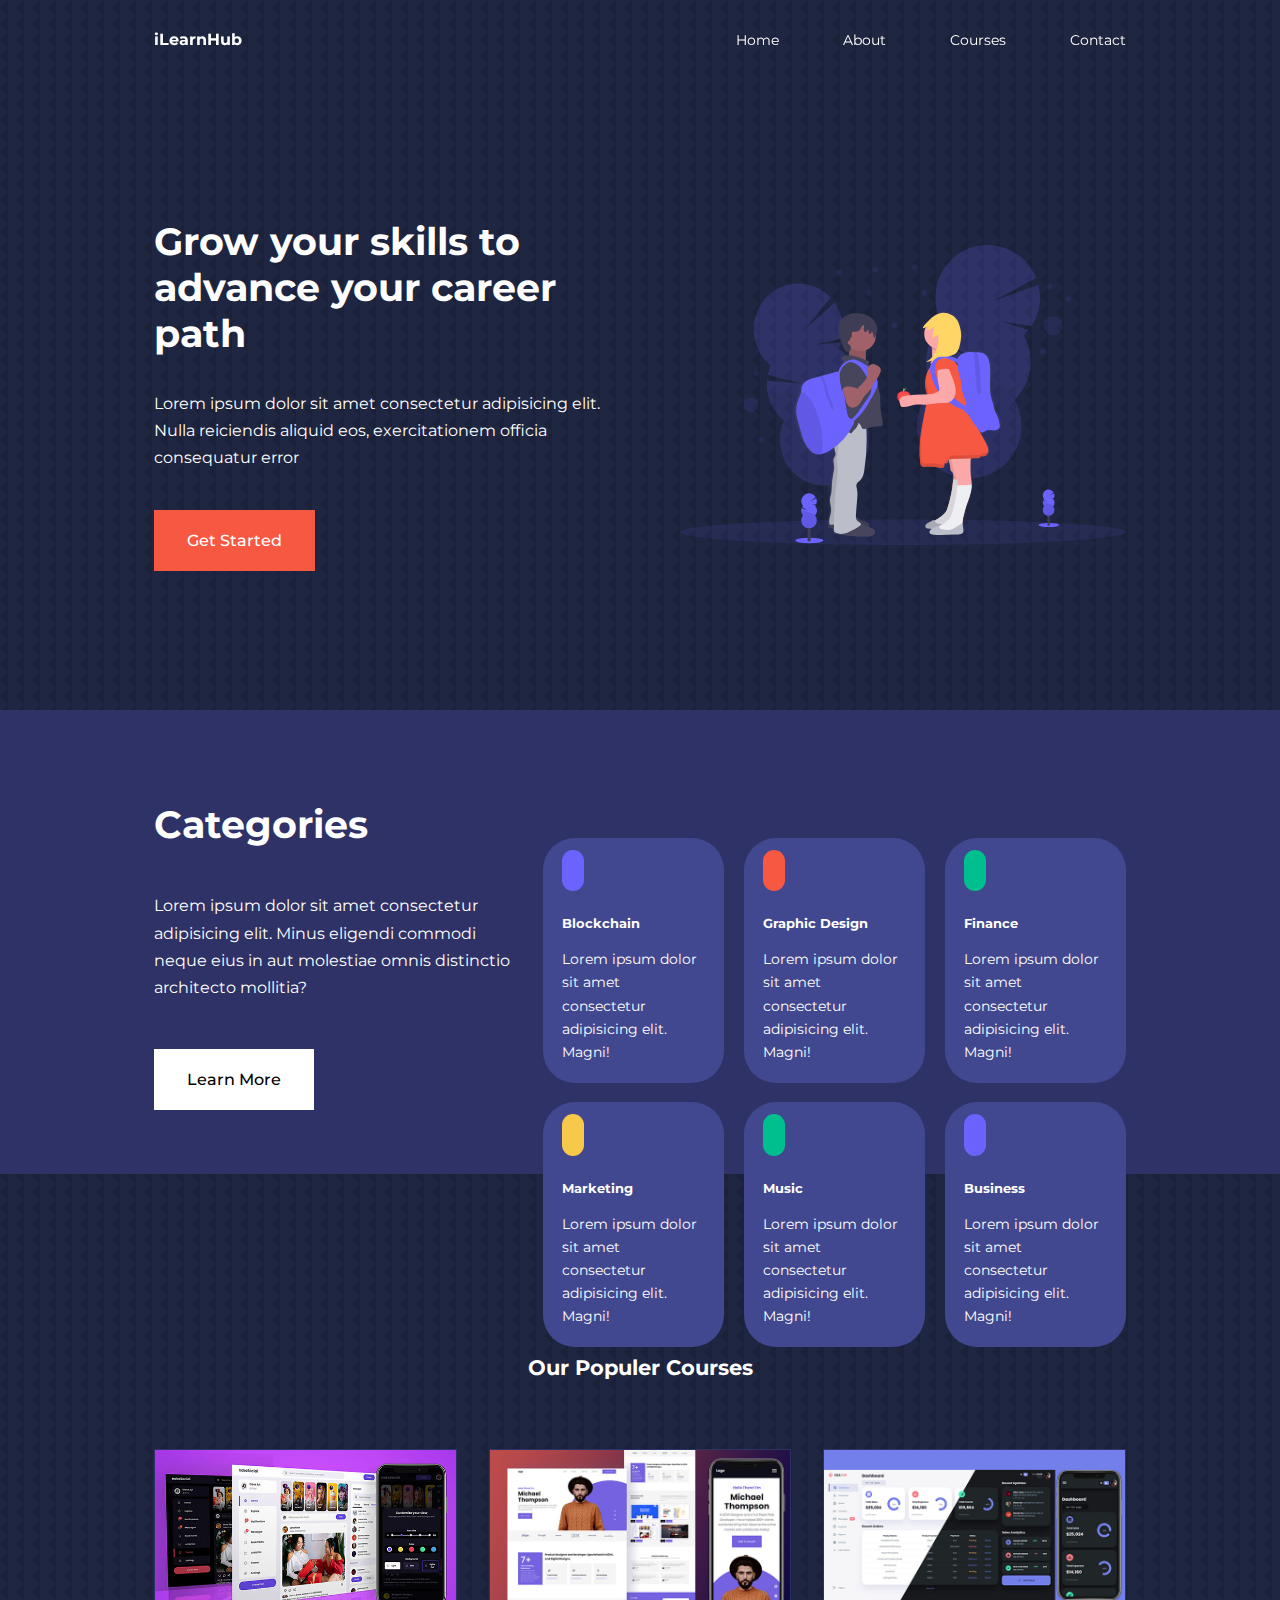
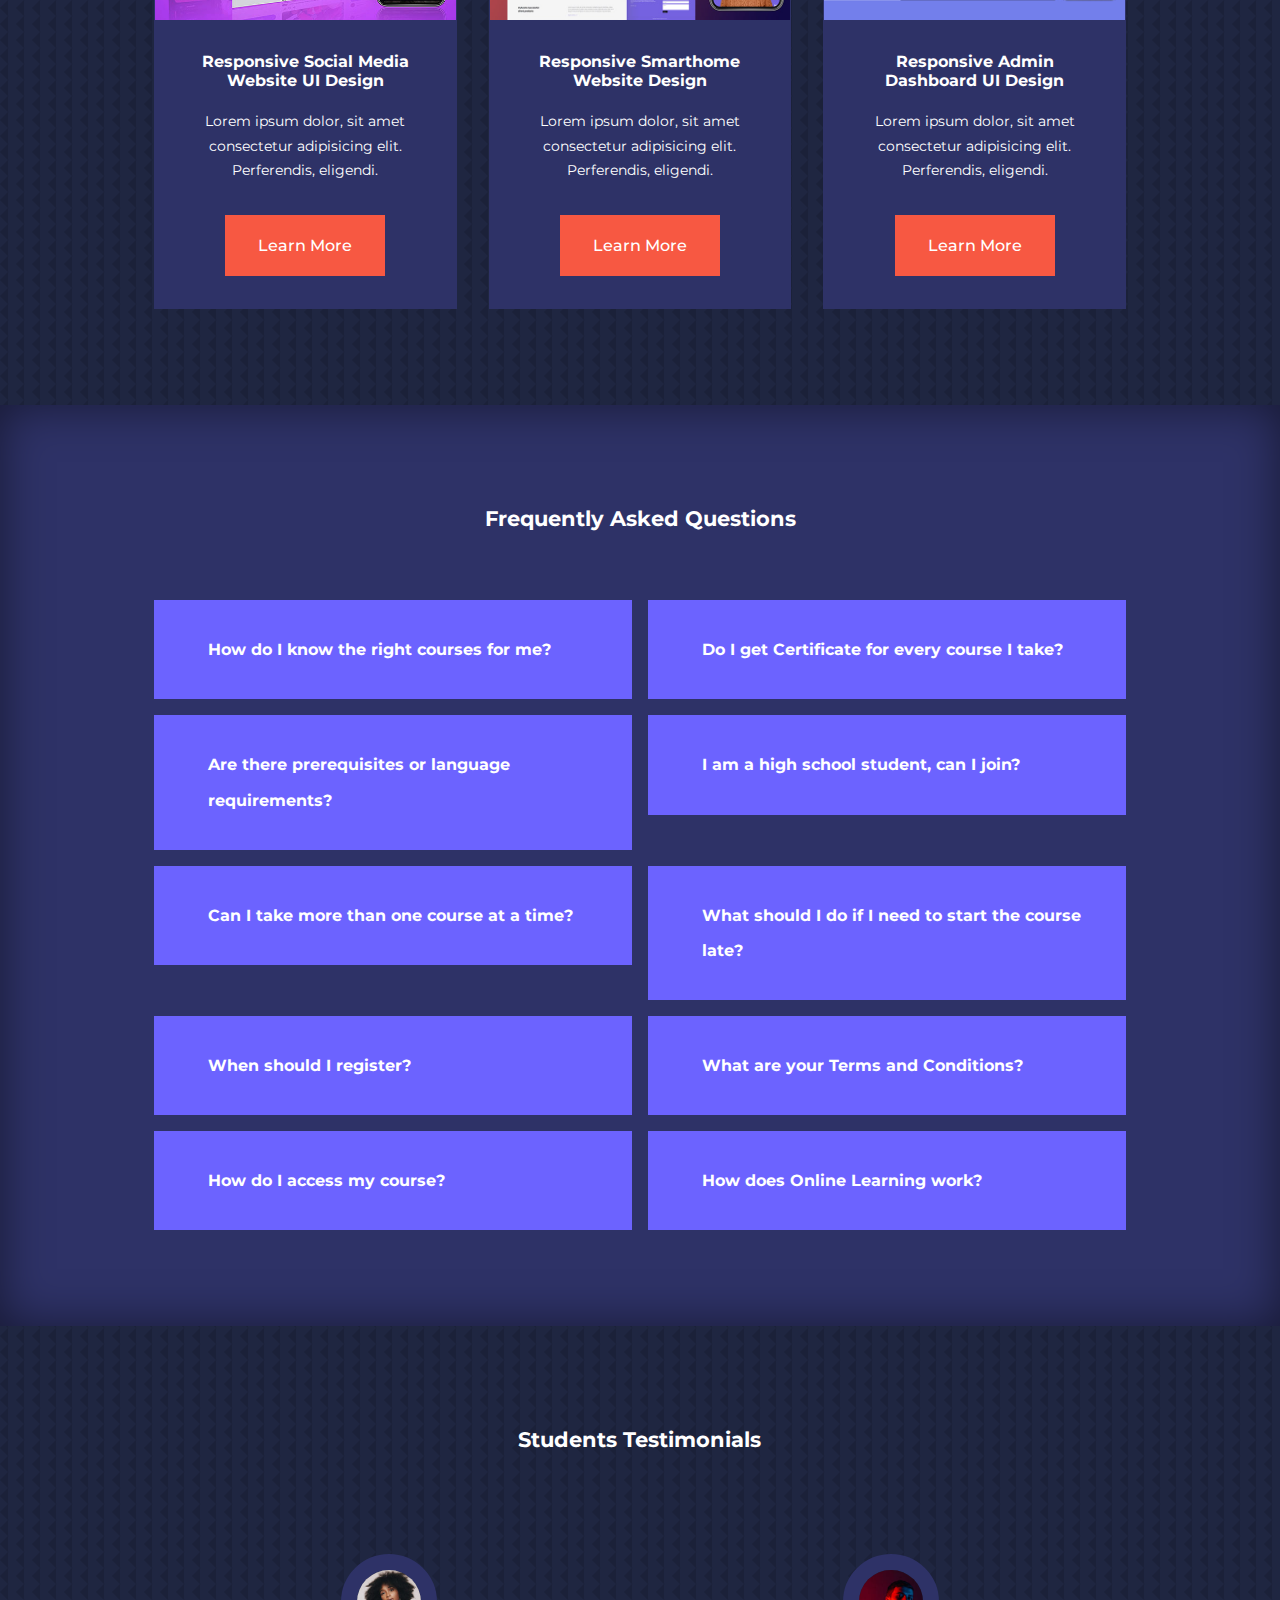
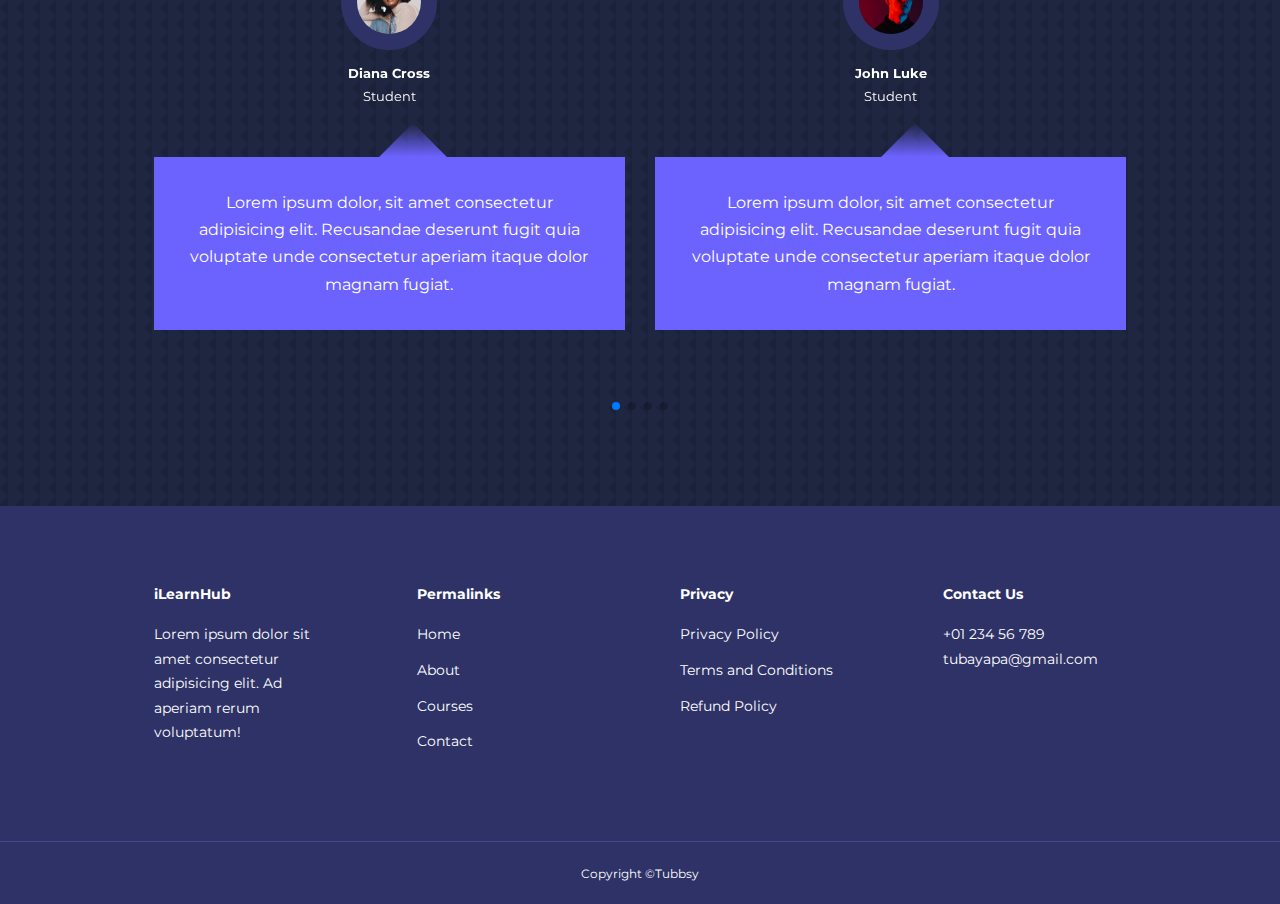
<file: index.html>
<!DOCTYPE html>
<html lang="en">
  <head>
    <meta charset="UTF-8" />
    <meta name="viewport" content="width=device-width, initial-scale=1.0" />
    <title>Responsive Multipage Education Website</title>

    <!-- !iconscout link -->
    <link
      rel="stylesheet"
      href="https://unicons.iconscout.com/release/v4.0.8/css/line.css"
    />

    <!-- !swiper link -->
    <link
      rel="stylesheet"
      href="https://cdn.jsdelivr.net/npm/swiper@11/swiper-bundle.min.css"
    />

    <link rel="stylesheet" href="/css/style.css" />

    <style>
      body{
        background-image: url(/images/bg-texture.png);
      }
    </style>
  </head>
  <body>
    <nav>
      <div class="container nav-container">
        <a href="index.html"><h4>iLearnHub</h4></a>
        <ul class="nav-menu">
          <li><a href="index.html">Home</a></li>
          <li><a href="about.html">About</a></li>
          <li><a href="courses.html">Courses</a></li>
          <li><a href="contact.html">Contact</a></li>
        </ul>
        <button id="open-menu-btn"><i class="uil uil-bars"></i></button>
        <button id="close-menu-btn"><i class="uil uil-multiply"></i></button>
      </div>
    </nav>

    <!-- !header section starts -->

    <header>
      <div class="container header-container">
        <div class="header-left">
          <h1>Grow your skills to advance your career path</h1>
          <p>
            Lorem ipsum dolor sit amet consectetur adipisicing elit. 
            Nulla reiciendis aliquid eos, exercitationem officia 
            consequatur error
            
          </p>
          <a href="courses.html" class="btn btn-primary">Get Started</a>
        </div>
        <div class="header-right">
          <div class="header-right-img">
            <img src="/images/header.svg" alt="header-pic" />
          </div>
        </div>
      </div>
    </header>

    <!-- !categories section starts -->

    <section class="categories">
      <div class="container categories-container">
        <div class="categories-left">
          <h1>Categories</h1>
          <p>
            Lorem ipsum dolor sit amet consectetur adipisicing elit. Minus
            eligendi commodi neque eius in aut molestiae omnis distinctio
            architecto mollitia?
          </p>
          <a href="#" class="btn">Learn More</a>
        </div>
        <div class="categories-right">
          <article class="category">
            <span class="category-icon"
              ><i class="uil uil-bitcoin-circle"></i
            ></span>
            <h5>Blockchain</h5>
            <p>
              Lorem ipsum dolor sit amet consectetur adipisicing elit. Magni!
            </p>
          </article>
          <article class="category">
            <span class="category-icon"><i class="uil uil-palette"></i></span>
            <h5>Graphic Design</h5>
            <p>
              Lorem ipsum dolor sit amet consectetur adipisicing elit. Magni!
            </p>
          </article>
          <article class="category">
            <span class="category-icon"
              ><i class="uil uil-usd-circle"></i
            ></span>
            <h5>Finance</h5>
            <p>
              Lorem ipsum dolor sit amet consectetur adipisicing elit. Magni!
            </p>
          </article>
          <article class="category">
            <span class="category-icon"><i class="uil uil-megaphone"></i></span>
            <h5>Marketing</h5>
            <p>
              Lorem ipsum dolor sit amet consectetur adipisicing elit. Magni!
            </p>
          </article>
          <article class="category">
            <span class="category-icon"><i class="uil uil-music"></i></span>
            <h5>Music</h5>
            <p>
              Lorem ipsum dolor sit amet consectetur adipisicing elit. Magni!
            </p>
          </article>
          <article class="category">
            <span class="category-icon"
              ><i class="uil uil-puzzle-piece"></i
            ></span>
            <h5>Business</h5>
            <p>
              Lorem ipsum dolor sit amet consectetur adipisicing elit. Magni!
            </p>
          </article>
        </div>
      </div>
    </section>

    <!-- !courses section starts -->
    <section class="courses">
      <h2>Our Populer Courses</h2>
      <div class="container courses-container">
        <article class="course">
          <div class="course-img">
            <img src="/images/course1.jpg" alt="course-img" />
          </div>
          <div class="course-info">
            <h4>Responsive Social Media Website UI Design</h4>
            <p>
              Lorem ipsum dolor, sit amet consectetur adipisicing elit.
              Perferendis, eligendi.
            </p>
            <a href="course.html" class="btn btn-primary">Learn More</a>
          </div>
        </article>

        <article class="course">
          <div class="course-img">
            <img src="/images/course2.jpg" alt="course-img" />
          </div>
          <div class="course-info">
            <h4>Responsive Smarthome Website Design</h4>
            <p>
              Lorem ipsum dolor, sit amet consectetur adipisicing elit.
              Perferendis, eligendi.
            </p>
            <a href="course.html" class="btn btn-primary">Learn More</a>
          </div>
        </article>

        <article class="course">
          <div class="course-img">
            <img src="/images/course3.jpg" alt="course-img" />
          </div>
          <div class="course-info">
            <h4>Responsive Admin Dashboard UI Design</h4>
            <p>
              Lorem ipsum dolor, sit amet consectetur adipisicing elit.
              Perferendis, eligendi.
            </p>
            <a href="course.html" class="btn btn-primary">Learn More</a>
          </div>
        </article>
      </div>
    </section>

    <!-- !FAQS section starts -->

    <section class="faqs">
      <h2>Frequently Asked Questions</h2>
      <div class="container faqs-container">
        <article class="faq">
          <div class="faq-icon"><i class="uil uil-plus"></i></div>
          <div class="question-answer">
            <h4>How do I know the right courses for me?</h4>
            <p>
              Lorem, ipsum dolor sit amet consectetur adipisicing elit. Dolorem
              iure doloremque, atque distinctio, enim aut id rerum delectus
              excepturi saepe sapiente ea ab nam corrupti, vel labore.
              Perferendis, ex omnis.
            </p>
          </div>
        </article>

        <article class="faq">
          <div class="faq-icon"><i class="uil uil-plus"></i></div>
          <div class="question-answer">
            <h4>Do I get Certificate for every course I take?</h4>
            <p>
              Lorem, ipsum dolor sit amet consectetur adipisicing elit. Dolorem
              iure doloremque, atque distinctio, enim aut id rerum delectus
              excepturi saepe sapiente ea ab nam corrupti, vel labore.
              Perferendis, ex omnis.
            </p>
          </div>
        </article>

        <article class="faq">
          <div class="faq-icon"><i class="uil uil-plus"></i></div>
          <div class="question-answer">
            <h4>Are there prerequisites or language requirements?</h4>
            <p>
              Lorem, ipsum dolor sit amet consectetur adipisicing elit. Dolorem
              iure doloremque, atque distinctio, enim aut id rerum delectus
              excepturi saepe sapiente ea ab nam corrupti, vel labore.
              Perferendis, ex omnis.
            </p>
          </div>
        </article>

        <article class="faq">
          <div class="faq-icon"><i class="uil uil-plus"></i></div>
          <div class="question-answer">
            <h4>I am a high school student, can I join?</h4>
            <p>
              Lorem, ipsum dolor sit amet consectetur adipisicing elit. Dolorem
              iure doloremque, atque distinctio, enim aut id rerum delectus
              excepturi saepe sapiente ea ab nam corrupti, vel labore.
              Perferendis, ex omnis.
            </p>
          </div>
        </article>

        <article class="faq">
          <div class="faq-icon"><i class="uil uil-plus"></i></div>
          <div class="question-answer">
            <h4>Can I take more than one course at a time?</h4>
            <p>
              Lorem, ipsum dolor sit amet consectetur adipisicing elit. Dolorem
              iure doloremque, atque distinctio, enim aut id rerum delectus
              excepturi saepe sapiente ea ab nam corrupti, vel labore.
              Perferendis, ex omnis.
            </p>
          </div>
        </article>

        <article class="faq">
          <div class="faq-icon"><i class="uil uil-plus"></i></div>
          <div class="question-answer">
            <h4>What should I do if I need to start the course late?</h4>
            <p>
              Lorem, ipsum dolor sit amet consectetur adipisicing elit. Dolorem
              iure doloremque, atque distinctio, enim aut id rerum delectus
              excepturi saepe sapiente ea ab nam corrupti, vel labore.
              Perferendis, ex omnis.
            </p>
          </div>
        </article>

        <article class="faq">
          <div class="faq-icon"><i class="uil uil-plus"></i></div>
          <div class="question-answer">
            <h4>When should I register?</h4>
            <p>
              Lorem, ipsum dolor sit amet consectetur adipisicing elit. Dolorem
              iure doloremque, atque distinctio, enim aut id rerum delectus
              excepturi saepe sapiente ea ab nam corrupti, vel labore.
              Perferendis, ex omnis.
            </p>
          </div>
        </article>

        <article class="faq">
          <div class="faq-icon"><i class="uil uil-plus"></i></div>
          <div class="question-answer">
            <h4>What are your Terms and Conditions?</h4>
            <p>
              Lorem, ipsum dolor sit amet consectetur adipisicing elit. Dolorem
              iure doloremque, atque distinctio, enim aut id rerum delectus
              excepturi saepe sapiente ea ab nam corrupti, vel labore.
              Perferendis, ex omnis.
            </p>
          </div>
        </article>

        <article class="faq">
          <div class="faq-icon"><i class="uil uil-plus"></i></div>
          <div class="question-answer">
            <h4>How do I access my course?</h4>
            <p>
              Lorem, ipsum dolor sit amet consectetur adipisicing elit. Dolorem
              iure doloremque, atque distinctio, enim aut id rerum delectus
              excepturi saepe sapiente ea ab nam corrupti, vel labore.
              Perferendis, ex omnis.
            </p>
          </div>
        </article>

        <article class="faq">
          <div class="faq-icon"><i class="uil uil-plus"></i></div>
          <div class="question-answer">
            <h4>How does Online Learning work?</h4>
            <p>
              Lorem, ipsum dolor sit amet consectetur adipisicing elit. Dolorem
              iure doloremque, atque distinctio, enim aut id rerum delectus
              excepturi saepe sapiente ea ab nam corrupti, vel labore.
              Perferendis, ex omnis.
            </p>
          </div>
        </article>
      </div>
    </section>

    <!-- !Testimonials starts -->

    <section class="container testimonials-container mySwiper">
      <h2>Students Testimonials</h2>
      <div class="swiper-wrapper">
        <article class="testimonial swiper-slide">
          <div class="avatar">
            <img src="/images/avatar1.jpg" />
          </div>
          <div class="testimonial-info">
            <h5>Diana Cross</h5>
            <small>Student</small>
            <div class="testimonial-body">
              <p>
                Lorem ipsum dolor, sit amet consectetur adipisicing elit.
                Recusandae deserunt fugit quia voluptate unde consectetur
                aperiam itaque dolor magnam fugiat.
              </p>
            </div>
          </div>
        </article>

        <article class="testimonial swiper-slide">
          <div class="avatar">
            <img src="/images/avatar2.jpg" />
          </div>
          <div class="testimonial-info">
            <h5>John Luke</h5>
            <small>Student</small>
            <div class="testimonial-body">
              <p>
                Lorem ipsum dolor, sit amet consectetur adipisicing elit.
                Recusandae deserunt fugit quia voluptate unde consectetur
                aperiam itaque dolor magnam fugiat.
              </p>
            </div>
          </div>
        </article>

        <article class="testimonial swiper-slide">
          <div class="avatar">
            <img src="/images/avatar3.jpg" />
          </div>
          <div class="testimonial-info">
            <h5>David Freedom</h5>
            <small>Student</small>
            <div class="testimonial-body">
              <p>
                Lorem ipsum dolor, sit amet consectetur adipisicing elit.
                Recusandae deserunt fugit quia voluptate unde consectetur
                aperiam itaque dolor magnam fugiat.
              </p>
            </div>
          </div>
        </article>

        <article class="testimonial swiper-slide">
          <div class="avatar">
            <img src="/images/avatar4.jpg" />
          </div>
          <div class="testimonial-info">
            <h5>Maria Shock</h5>
            <small>Student</small>
            <div class="testimonial-body">
              <p>
                Lorem ipsum dolor, sit amet consectetur adipisicing elit.
                Recusandae deserunt fugit quia voluptate unde consectetur
                aperiam itaque dolor magnam fugiat.
              </p>
            </div>
          </div>
        </article>

        <article class="testimonial swiper-slide">
          <div class="avatar">
            <img src="/images/avatar5.jpg" />
          </div>
          <div class="testimonial-info">
            <h5>Jessie Jay</h5>
            <small>Student</small>
            <div class="testimonial-body">
              <p>
                Lorem ipsum dolor, sit amet consectetur adipisicing elit.
                Recusandae deserunt fugit quia voluptate unde consectetur
                aperiam itaque dolor magnam fugiat.
              </p>
            </div>
          </div>
        </article>
      </div>
      <div class="swiper-pagination"></div>
    </section>
   
    <!-- !footer starts -->

<footer class="footer">
  <div class="container footer-container">
    <div class="footer-1">
      <a href="index.html" class="footer-logo"><h4>iLearnHub</h4></a>
      <p>Lorem ipsum dolor sit amet consectetur adipisicing elit. Ad aperiam rerum voluptatum!</p>
    </div>

    <div class="footer-2">
      <h4>Permalinks</h4>
      <ul class="permalinks">
        <li><a href="index.html">Home</a></li>
        <li><a href="about.html">About</a></li>
        <li><a href="courses.html">Courses</a></li>
        <li><a href="contact.html">Contact</a></li>
      </ul>
    </div>

    <div class="footer-3">
      <h4>Privacy</h4>
      <ul class="privacy">
        <li><a href="#">Privacy Policy</a></li>
        <li><a href="#">Terms and Conditions</a></li>
        <li><a href="#">Refund Policy</a></li>
      </ul>
    </div>

    <div class="footer-4">
      <h4>Contact Us</h4>
     <p>+01 234 56 789</p>
     <p>tubayapa@gmail.com</p>

      <ul class="footer-socials">
        <li><a href="#"><i class="uil uil-facebook-f"></i></a></li>
        <li><a href="#"><i class="uil uil-instagram-alt"></i></a></li>
        <li><a href="#"><i class="uil uil-twitter"></i></a></li>
        <li><a href="#"><i class="uil uil-linkedin-alt"></i></a></li>
      </ul>
      </div>
  </div>
  <div>
    <div class="footer-copyright">
      <small>Copyright &copy;Tubbsy</small>
     </div>
  </div>
</footer>










    <script src="https://cdn.jsdelivr.net/npm/swiper@11/swiper-bundle.min.js"></script>
    <script src="main.js"></script>
    <script>
      var swiper = new Swiper(".mySwiper", {
        slidesPerView: 1,
        spaceBetween: 30,
        pagination: {
          el: ".swiper-pagination",
          clickable: true,
        },

        breakpoints:{
        600:{
          slidesPerView: 2,
        }  
        }
      });
    </script>
  </body>
</html>
</file>
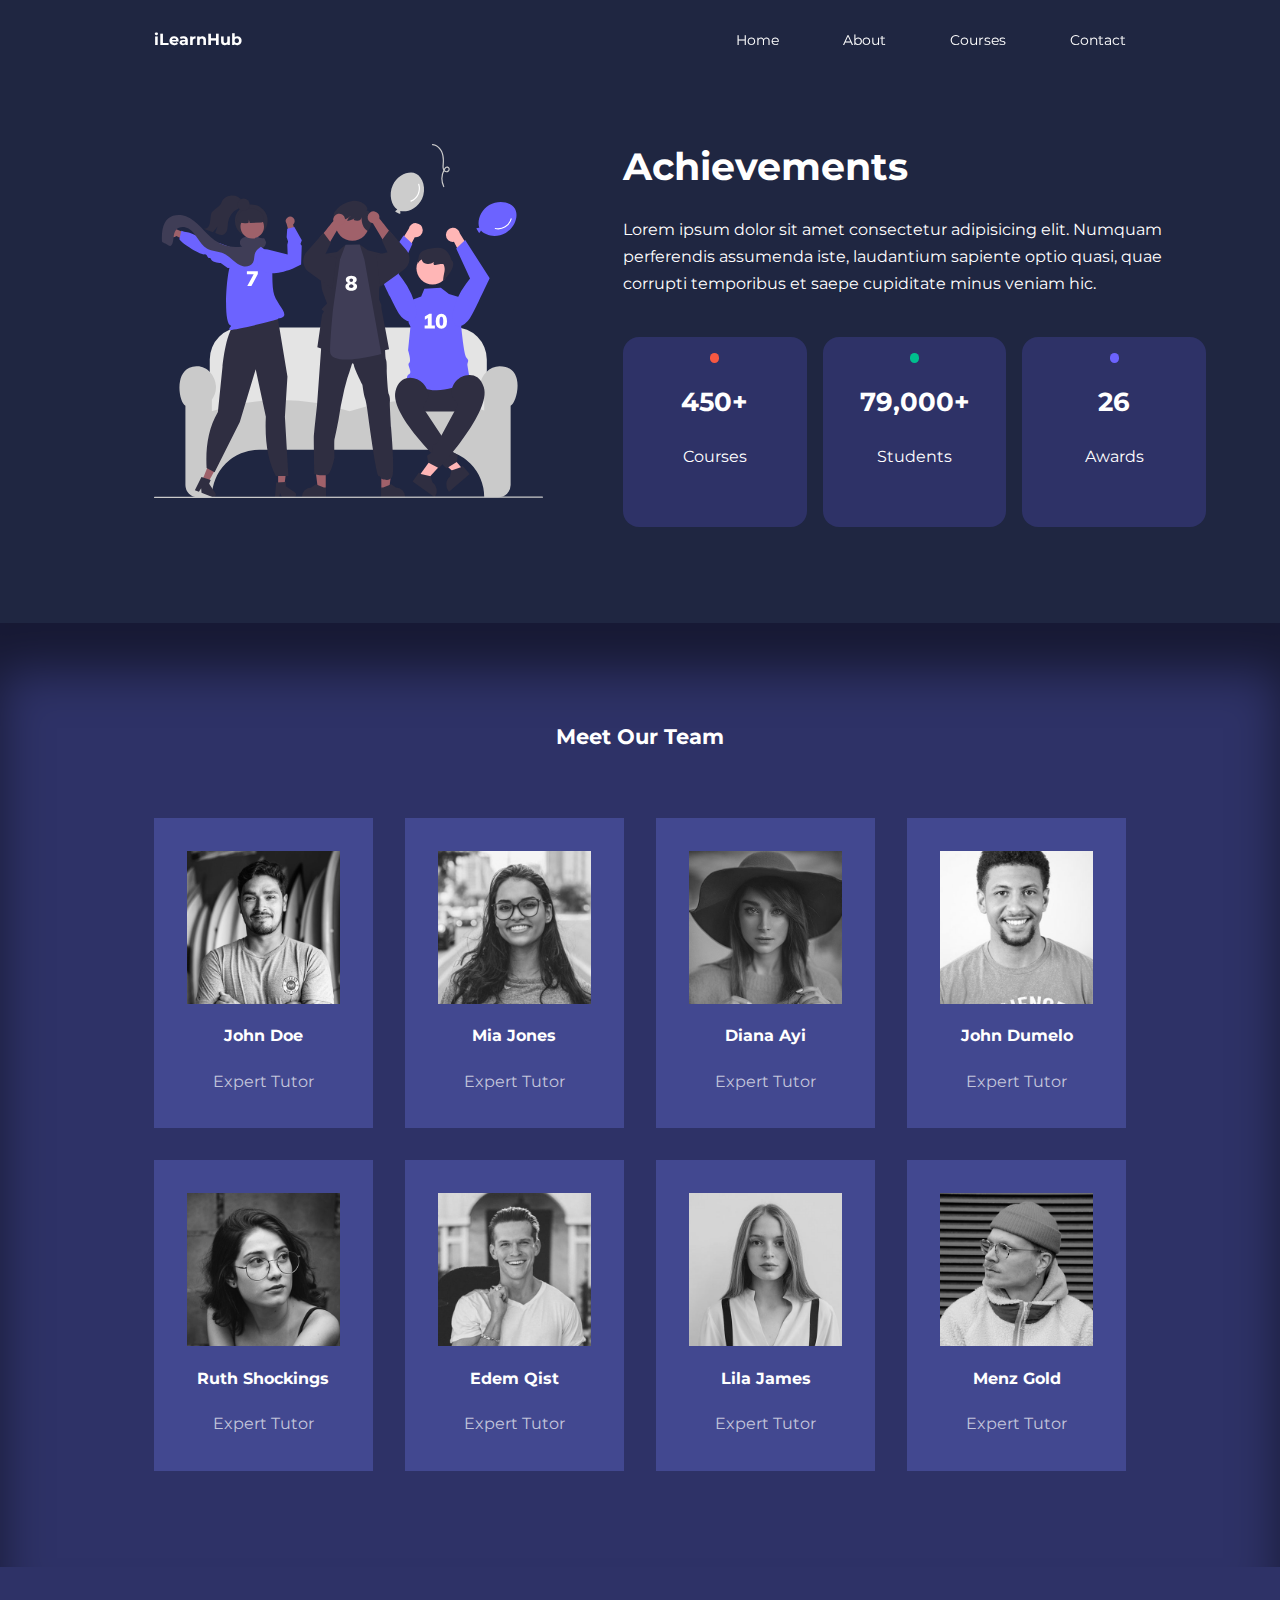
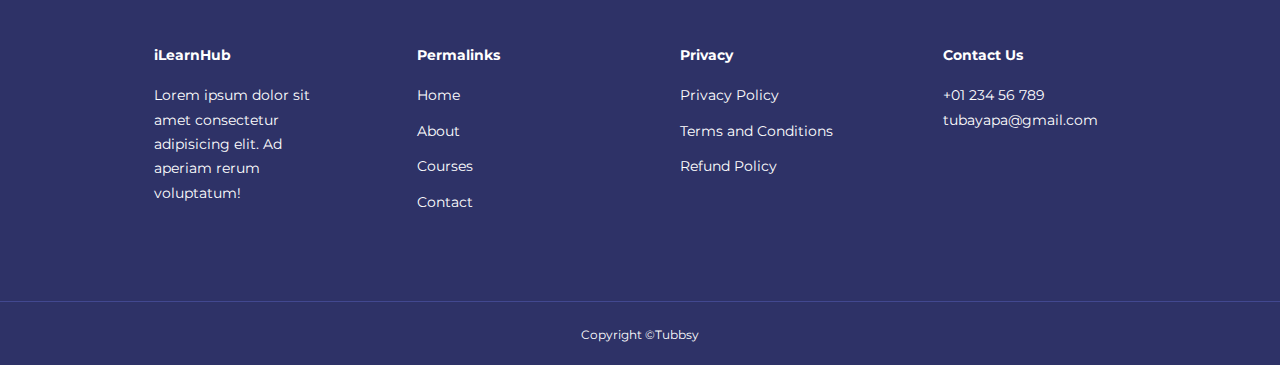
<file: about.html>
<!DOCTYPE html>
<html lang="en">
  <head>
    <meta charset="UTF-8" />
    <meta name="viewport" content="width=device-width, initial-scale=1.0" />
    <title>Responsive Multipage Education Website</title>

    <!-- !iconscout link -->
    <link
      rel="stylesheet"
      href="https://unicons.iconscout.com/release/v4.0.8/css/line.css"
    />

    <link rel="stylesheet" href="/css/style.css" />
   <link rel="stylesheet" href="/css/about.css">
  </head>
  <body>
    <nav>
      <div class="container nav-container">
        <a href="index.html"><h4>iLearnHub</h4></a>
        <ul class="nav-menu">
          <li><a href="index.html">Home</a></li>
          <li><a href="about.html">About</a></li>
          <li><a href="courses.html">Courses</a></li>
          <li><a href="contact.html">Contact</a></li>
        </ul>
        <button id="open-menu-btn"><i class="uil uil-bars"></i></button>
        <button id="close-menu-btn"><i class="uil uil-multiply"></i></button>
      </div>
    </nav>


<!-- !Achievements -->

    <section class="about-achievements">
      <div class="container about-achievements-container">
        <div class="about-achievements-left">
            <img src="/images/about achievements.svg">
        </div>
        <div class="about-achievements-right">
            <h1>Achievements</h1>
            <p>Lorem ipsum dolor sit amet consectetur adipisicing 
                elit. Numquam perferendis assumenda iste, 
                laudantium sapiente optio quasi, quae corrupti 
                temporibus et saepe cupiditate minus veniam hic.
            </p>
            <div class="achievements-cards">
              <article class="achievements-card">
                <span class="achievement-icon">
                    <i class="uil uil-video"></i>
                </span>
                <h3>450+</h3>
                <p>Courses</p>
              </article>

              <article class="achievements-card">
                <span class="achievement-icon">
                    <i class="uil uil-users-alt"></i>
                </span>
                <h3>79,000+</h3>
                <p>Students</p>
              </article>

              <article class="achievements-card">
                <span class="achievement-icon">
                    <i class="uil uil-trophy"></i>
                </span>
                <h3>26</h3>
                <p>Awards</p>
              </article>
            </div>
        </div>
      </div>
    </section>

<!-- !Team -->
<section class="team">
  <h2>Meet Our Team</h2>
  <div class="container team-container">
    <article class="team-member">
      <div class="team-member-image">
      <img src="/images/tm1.jpg"></div>
  <div class="team-member-info">
    <h4>John Doe</h4>
    <p>Expert Tutor</p>
  </div>
  <div class="team-member-socials">
    <a href="#" target="_blank"><i class="uil uil-instagram"></i></a>
    <a href="#" target="_blank"><i class="uil uil-twitter-alt"></i></a>
    <a href="#" target="_blank"><i class="uil uil-linkedin-alt"></i></a>
  </div>
  </article>

  <article class="team-member">
    <div class="team-member-image">
    <img src="/images/tm2.jpg" ></div>
<div class="team-member-info">
  <h4>Mia Jones</h4>
  <p>Expert Tutor</p>
</div>
<div class="team-member-socials">
  <a href="#" target="_blank"><i class="uil uil-instagram"></i></a>
  <a href="#" target="_blank"><i class="uil uil-twitter-alt"></i></a>
  <a href="#" target="_blank"><i class="uil uil-linkedin-alt"></i></a>
</div>
</article>

<article class="team-member">
  <div class="team-member-image">
  <img src="/images/tm3.jpg" ></div>
<div class="team-member-info">
<h4>Diana Ayi</h4>
<p>Expert Tutor</p>
</div>
<div class="team-member-socials">
<a href="#" target="_blank"><i class="uil uil-instagram"></i></a>
<a href="#" target="_blank"><i class="uil uil-twitter-alt"></i></a>
<a href="#" target="_blank"><i class="uil uil-linkedin-alt"></i></a>
</div>
</article>

<article class="team-member">
  <div class="team-member-image">
  <img src="/images/tm4.jpg" ></div>
<div class="team-member-info">
<h4>John Dumelo</h4>
<p>Expert Tutor</p>
</div>
<div class="team-member-socials">
<a href="#" target="_blank"><i class="uil uil-instagram"></i></a>
<a href="#" target="_blank"><i class="uil uil-twitter-alt"></i></a>
<a href="#" target="_blank"><i class="uil uil-linkedin-alt"></i></a>
</div>
</article>

<article class="team-member">
  <div class="team-member-image">
  <img src="/images/tm5.jpg" ></div>
<div class="team-member-info">
<h4>Ruth Shockings</h4>
<p>Expert Tutor</p>
</div>
<div class="team-member-socials">
<a href="#" target="_blank"><i class="uil uil-instagram"></i></a>
<a href="#" target="_blank"><i class="uil uil-twitter-alt"></i></a>
<a href="#" target="_blank"><i class="uil uil-linkedin-alt"></i></a>
</div>
</article>

<article class="team-member">
  <div class="team-member-image">
  <img src="/images/tm6.jpg" ></div>
<div class="team-member-info">
<h4>Edem Qist</h4>
<p>Expert Tutor</p>
</div>
<div class="team-member-socials">
<a href="#" target="_blank"><i class="uil uil-instagram"></i></a>
<a href="#" target="_blank"><i class="uil uil-twitter-alt"></i></a>
<a href="#" target="_blank"><i class="uil uil-linkedin-alt"></i></a>
</div>
</article>

<article class="team-member">
  <div class="team-member-image">
  <img src="/images/tm7.jpg" ></div>
<div class="team-member-info">
<h4>Lila James</h4>
<p>Expert Tutor</p>
</div>
<div class="team-member-socials">
<a href="#" target="_blank"><i class="uil uil-instagram"></i></a>
<a href="#" target="_blank"><i class="uil uil-twitter-alt"></i></a>
<a href="#" target="_blank"><i class="uil uil-linkedin-alt"></i></a>
</div>
</article>

<article class="team-member">
  <div class="team-member-image">
  <img src="/images/tm8.jpg"></div>
<div class="team-member-info">
<h4>Menz Gold</h4>
<p>Expert Tutor</p>
</div>
<div class="team-member-socials">
<a href="#" target="_blank"><i class="uil uil-instagram"></i></a>
<a href="#" target="_blank"><i class="uil uil-twitter-alt"></i></a>
<a href="#" target="_blank"><i class="uil uil-linkedin-alt"></i></a>
</div>
</article>
</div>
</section>





















    <footer class="footer">
      <div class="container footer-container">
        <div class="footer-1">
          <a href="index.html" class="footer-logo"><h4>iLearnHub</h4></a>
          <p>
            Lorem ipsum dolor sit amet consectetur adipisicing elit. Ad aperiam
            rerum voluptatum!
          </p>
        </div>

        <div class="footer-2">
          <h4>Permalinks</h4>
          <ul class="permalinks">
            <li><a href="index.html">Home</a></li>
            <li><a href="about.html">About</a></li>
            <li><a href="courses.html">Courses</a></li>
            <li><a href="contact.html">Contact</a></li>
          </ul>
        </div>

        <div class="footer-3">
          <h4>Privacy</h4>
          <ul class="privacy">
            <li><a href="#">Privacy Policy</a></li>
            <li><a href="#">Terms and Conditions</a></li>
            <li><a href="#">Refund Policy</a></li>
          </ul>
        </div>

        <div class="footer-4">
          <h4>Contact Us</h4>
          <p>+01 234 56 789</p>
          <p>tubayapa@gmail.com</p>

          <ul class="footer-socials">
            <li>
              <a href="#"><i class="uil uil-facebook-f"></i></a>
            </li>
            <li>
              <a href="#"><i class="uil uil-instagram-alt"></i></a>
            </li>
            <li>
              <a href="#"><i class="uil uil-twitter"></i></a>
            </li>
            <li>
              <a href="#"><i class="uil uil-linkedin-alt"></i></a>
            </li>
          </ul>
        </div>
      </div>
      <div>
        <div class="footer-copyright">
          <small>Copyright &copy;Tubbsy</small>
        </div>
      </div>
    </footer>

    <script src="main.js"></script>
  </body>
</html>
</file>
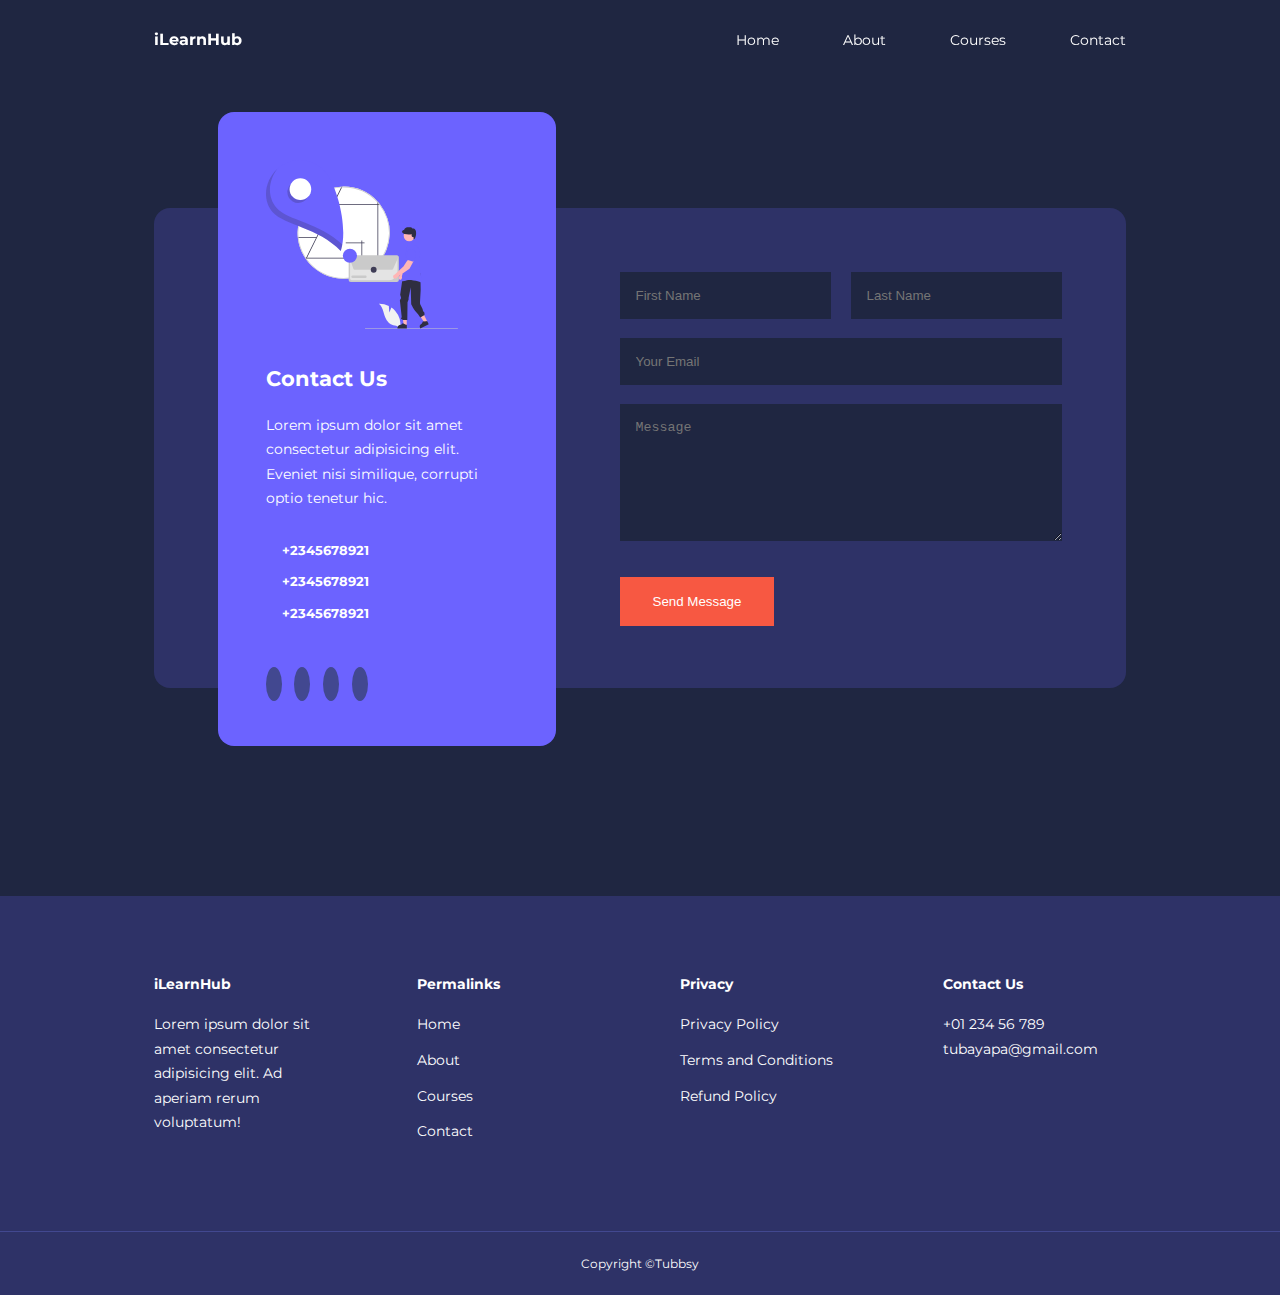
<file: contact.html>
<!DOCTYPE html>
<html lang="en">
  <head>
    <meta charset="UTF-8" />
    <meta name="viewport" content="width=device-width, initial-scale=1.0" />
    <title>Contact</title>

    <!-- !iconscout link -->
    <link
      rel="stylesheet"
      href="https://unicons.iconscout.com/release/v4.0.8/css/line.css"
    />

    <link rel="stylesheet" href="/css/style.css" />
    <link rel="stylesheet" href="/css/contact.css" />
    
  </head>
  <body>
    <nav>
      <div class="container nav-container">
        <a href="index.html"><h4>iLearnHub</h4></a>
        <ul class="nav-menu">
          <li><a href="index.html">Home</a></li>
          <li><a href="about.html">About</a></li>
          <li><a href="courses.html">Courses</a></li>
          <li><a href="contact.html">Contact</a></li>
        </ul>
        <button id="open-menu-btn"><i class="uil uil-bars"></i></button>
        <button id="close-menu-btn"><i class="uil uil-multiply"></i></button>
      </div>
    </nav>

    <section class="contact">
      <div class="container contact-container">
        <aside class="contact-aside">
          <div class="aside-image">
            <img src="images/contact.svg" alt="contact img" />
          </div>
          <h2>Contact Us</h2>
          <p>
            Lorem ipsum dolor sit amet consectetur adipisicing elit. Eveniet
            nisi similique, corrupti optio tenetur hic.
          </p>
          <ul class="contact-details">
            <li>
              <i class="uil uil-phone-times"></i>
              <h5>+2345678921</h5>
            </li>
            <li>
              <i class="uil uil-envelope"></i>
              <h5>+2345678921</h5>
            </li>
            <li>
              <i class="uil uil-location-point"></i>
              <h5>+2345678921</h5>
            </li>
          </ul>
          <ul class="contact-socials">
            <li>
              <a href="#"><i class="uil uil-facebook-f"></i></a>
            </li>
            <li>
              <a href="#"><i class="uil uil-instagram-alt"></i></a>
            </li>
            <li>
              <a href="#"><i class="uil uil-twitter"></i></a>
            </li>
            <li>
              <a href="#"><i class="uil uil-linkedin-alt"></i></a>
            </li>
          </ul>
        </aside>

        <form class="contact-form">
            <div class="form-name">
                <input type="text" name="First Name" placeholder="First Name" required>
                <input type="text" name="Last Name" placeholder="Last Name" required>
            </div>
            <input type="email" name="Email" placeholder="Your Email" required>
            <textarea name="Message" rows="7" placeholder="Message" required></textarea>
            <button type="submit" class="btn btn-primary">Send Message</button>
        </form>











      </div>
    </section>

    <footer class="footer">
      <div class="container footer-container">
        <div class="footer-1">
          <a href="index.html" class="footer-logo"><h4>iLearnHub</h4></a>
          <p>
            Lorem ipsum dolor sit amet consectetur adipisicing elit. Ad aperiam
            rerum voluptatum!
          </p>
        </div>

        <div class="footer-2">
          <h4>Permalinks</h4>
          <ul class="permalinks">
            <li><a href="index.html">Home</a></li>
            <li><a href="about.html">About</a></li>
            <li><a href="courses.html">Courses</a></li>
            <li><a href="contact.html">Contact</a></li>
          </ul>
        </div>

        <div class="footer-3">
          <h4>Privacy</h4>
          <ul class="privacy">
            <li><a href="#">Privacy Policy</a></li>
            <li><a href="#">Terms and Conditions</a></li>
            <li><a href="#">Refund Policy</a></li>
          </ul>
        </div>

        <div class="footer-4">
          <h4>Contact Us</h4>
          <p>+01 234 56 789</p>
          <p>tubayapa@gmail.com</p>

          <ul class="footer-socials">
            <li>
              <a href="#"><i class="uil uil-facebook-f"></i></a>
            </li>
            <li>
              <a href="#"><i class="uil uil-instagram-alt"></i></a>
            </li>
            <li>
              <a href="#"><i class="uil uil-twitter"></i></a>
            </li>
            <li>
              <a href="#"><i class="uil uil-linkedin-alt"></i></a>
            </li>
          </ul>
        </div>
      </div>
      <div>
        <div class="footer-copyright">
          <small>Copyright &copy;Tubbsy</small>
        </div>
      </div>
    </footer>

    <script src="main.js"></script>
  </body>
</html>
</file>
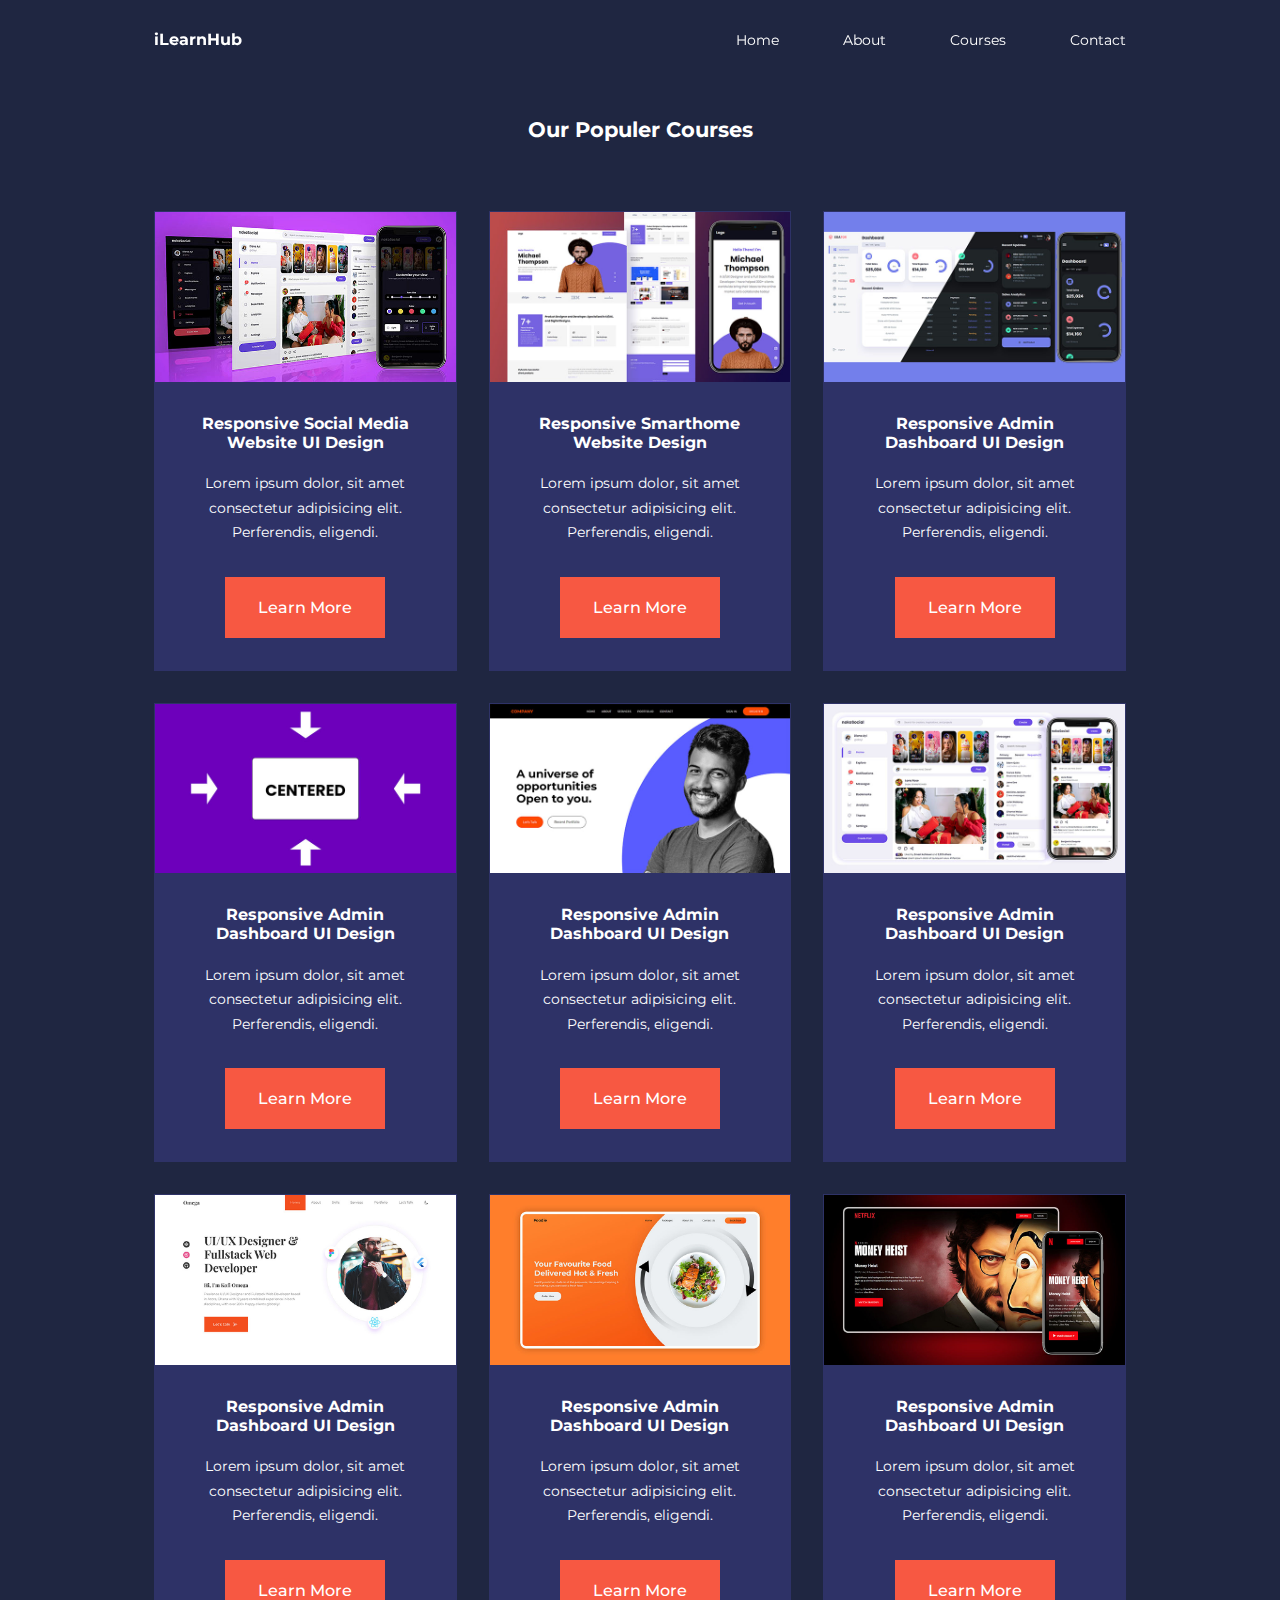
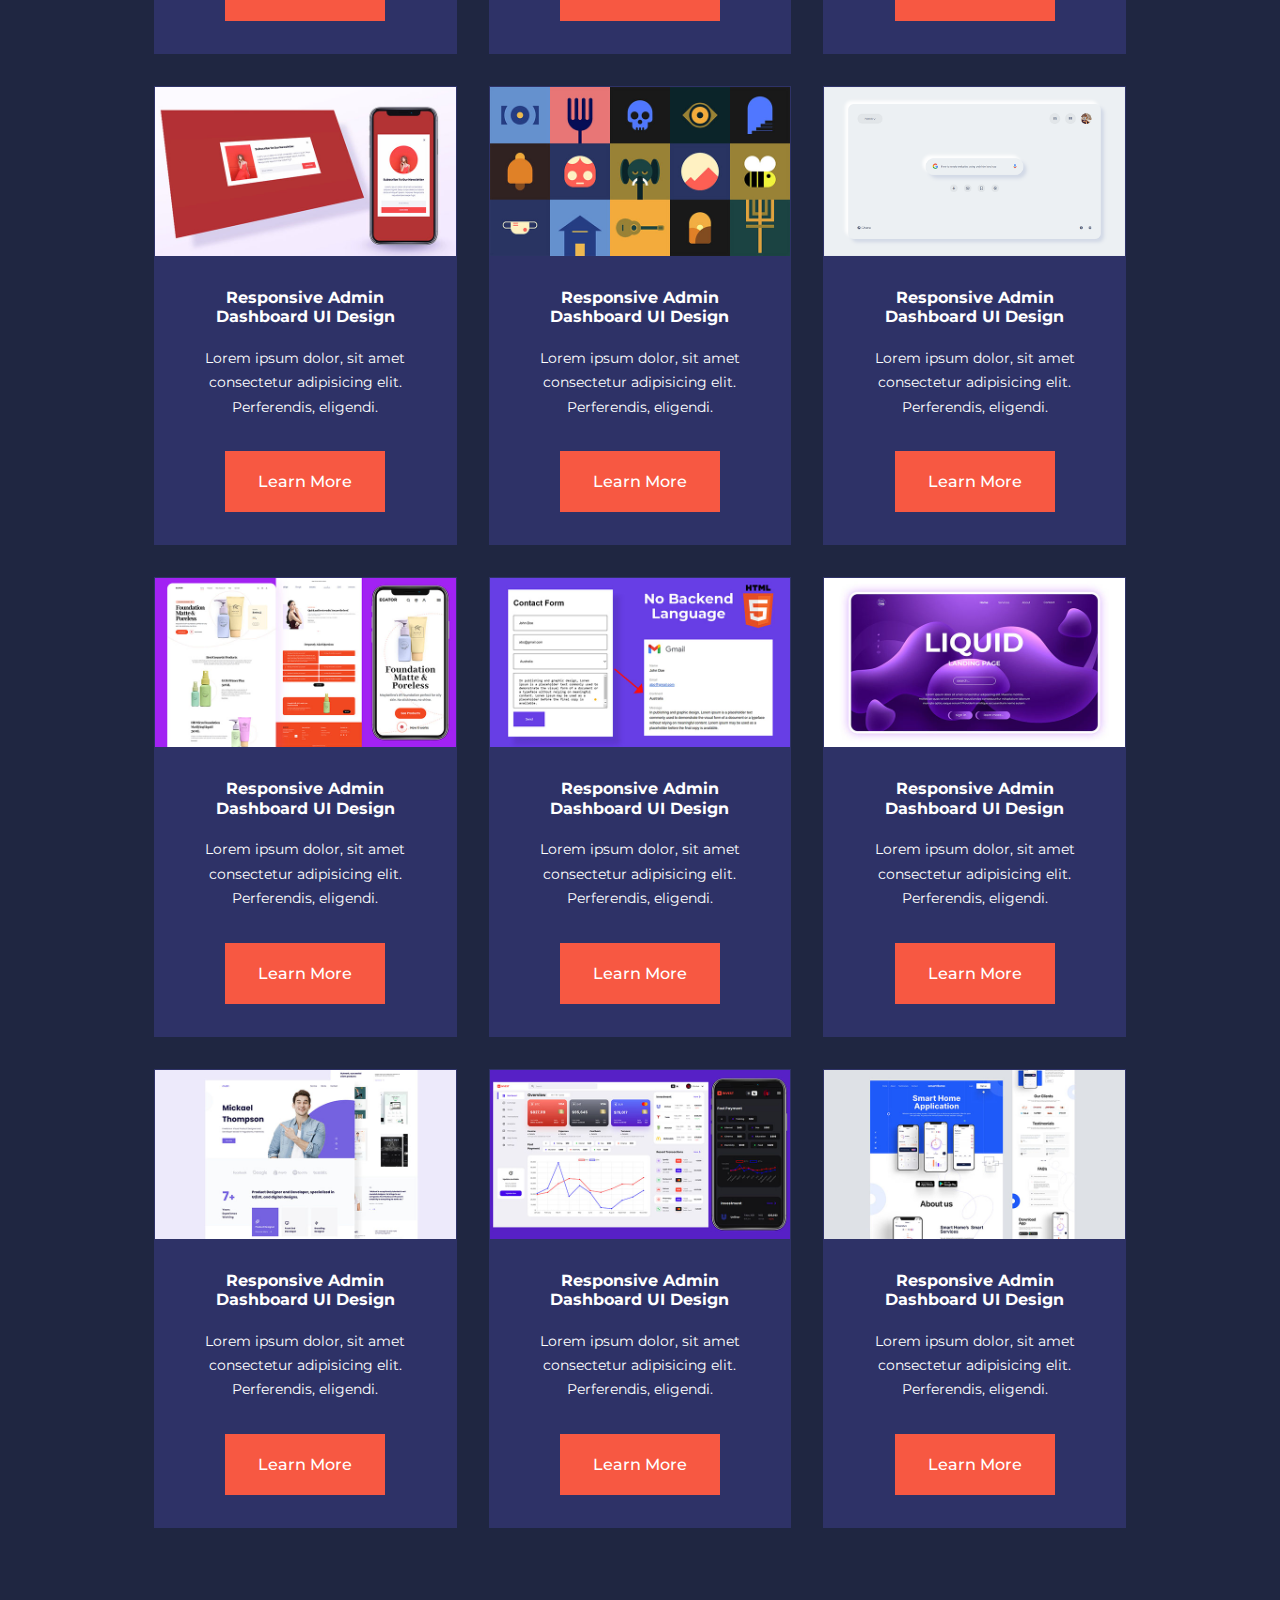
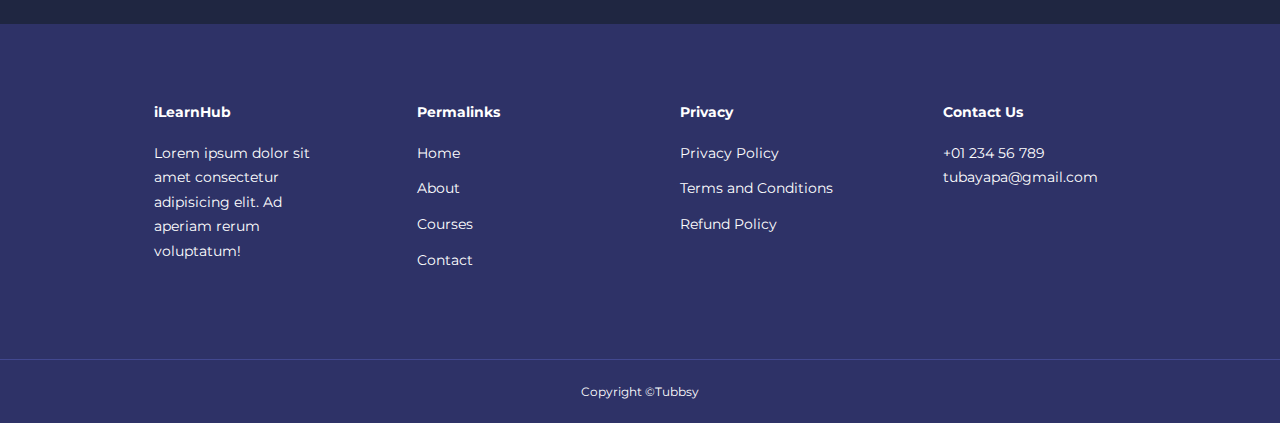
<file: courses.html>
<!DOCTYPE html>
<html lang="en">
  <head>
    <meta charset="UTF-8" />
    <meta name="viewport" content="width=device-width, initial-scale=1.0" />
    <title>Courses</title>

    <link rel="stylesheet" href="/css/style.css" />

<!-- !STYLESHEET -->
<style>
    .courses{
        margin-top: 1rem;
    }
</style>

  </head>
  <body>
    <nav>
      <div class="container nav-container">
        <a href="index.html"><h4>iLearnHub</h4></a>
        <ul class="nav-menu">
          <li><a href="index.html">Home</a></li>
          <li><a href="about.html">About</a></li>
          <li><a href="courses.html">Courses</a></li>
          <li><a href="contact.html">Contact</a></li>
        </ul>
        <button id="open-menu-btn"><i class="uil uil-bars"></i></button>
        <button id="close-menu-btn"><i class="uil uil-multiply"></i></button>
      </div>
    </nav>


    <section class="courses">
        <h2>Our Populer Courses</h2>
        <div class="container courses-container">
          <article class="course">
            <div class="course-img">
              <img src="/images/course1.jpg" alt="course-img" />
            </div>
            <div class="course-info">
              <h4>Responsive Social Media Website UI Design</h4>
              <p>
                Lorem ipsum dolor, sit amet consectetur adipisicing elit.
                Perferendis, eligendi.
              </p>
              <a href="course.html" class="btn btn-primary">Learn More</a>
            </div>
          </article>
  
          <article class="course">
            <div class="course-img">
              <img src="/images/course2.jpg" alt="course-img" />
            </div>
            <div class="course-info">
              <h4>Responsive Smarthome Website Design</h4>
              <p>
                Lorem ipsum dolor, sit amet consectetur adipisicing elit.
                Perferendis, eligendi.
              </p>
              <a href="course.html" class="btn btn-primary">Learn More</a>
            </div>
          </article>
  
          <article class="course">
            <div class="course-img">
              <img src="/images/course3.jpg" alt="course-img" />
            </div>
            <div class="course-info">
              <h4>Responsive Admin Dashboard UI Design</h4>
              <p>
                Lorem ipsum dolor, sit amet consectetur adipisicing elit.
                Perferendis, eligendi.
              </p>
              <a href="course.html" class="btn btn-primary">Learn More</a>
            </div>
          </article>

          <article class="course">
            <div class="course-img">
              <img src="/images/course4.jpg" alt="course-img" />
            </div>
            <div class="course-info">
              <h4>Responsive Admin Dashboard UI Design</h4>
              <p>
                Lorem ipsum dolor, sit amet consectetur adipisicing elit.
                Perferendis, eligendi.
              </p>
              <a href="course.html" class="btn btn-primary">Learn More</a>
            </div>
          </article>

          <article class="course">
            <div class="course-img">
              <img src="/images/course5.jpg" alt="course-img" />
            </div>
            <div class="course-info">
              <h4>Responsive Admin Dashboard UI Design</h4>
              <p>
                Lorem ipsum dolor, sit amet consectetur adipisicing elit.
                Perferendis, eligendi.
              </p>
              <a href="course.html" class="btn btn-primary">Learn More</a>
            </div>
          </article>

          <article class="course">
            <div class="course-img">
              <img src="/images/course6.jpg" alt="course-img" />
            </div>
            <div class="course-info">
              <h4>Responsive Admin Dashboard UI Design</h4>
              <p>
                Lorem ipsum dolor, sit amet consectetur adipisicing elit.
                Perferendis, eligendi.
              </p>
              <a href="course.html" class="btn btn-primary">Learn More</a>
            </div>
          </article>

          <article class="course">
            <div class="course-img">
              <img src="/images/course7.jpg" alt="course-img" />
            </div>
            <div class="course-info">
              <h4>Responsive Admin Dashboard UI Design</h4>
              <p>
                Lorem ipsum dolor, sit amet consectetur adipisicing elit.
                Perferendis, eligendi.
              </p>
              <a href="course.html" class="btn btn-primary">Learn More</a>
            </div>
          </article>

          <article class="course">
            <div class="course-img">
              <img src="/images/course8.jpg" alt="course-img" />
            </div>
            <div class="course-info">
              <h4>Responsive Admin Dashboard UI Design</h4>
              <p>
                Lorem ipsum dolor, sit amet consectetur adipisicing elit.
                Perferendis, eligendi.
              </p>
              <a href="course.html" class="btn btn-primary">Learn More</a>
            </div>
          </article>

          <article class="course">
            <div class="course-img">
              <img src="/images/course9.jpg" alt="course-img" />
            </div>
            <div class="course-info">
              <h4>Responsive Admin Dashboard UI Design</h4>
              <p>
                Lorem ipsum dolor, sit amet consectetur adipisicing elit.
                Perferendis, eligendi.
              </p>
              <a href="course.html" class="btn btn-primary">Learn More</a>
            </div>
          </article>

          <article class="course">
            <div class="course-img">
              <img src="/images/course10.jpg" alt="course-img" />
            </div>
            <div class="course-info">
              <h4>Responsive Admin Dashboard UI Design</h4>
              <p>
                Lorem ipsum dolor, sit amet consectetur adipisicing elit.
                Perferendis, eligendi.
              </p>
              <a href="course.html" class="btn btn-primary">Learn More</a>
            </div>
          </article>

          <article class="course">
            <div class="course-img">
              <img src="/images/course11.jpg" alt="course-img" />
            </div>
            <div class="course-info">
              <h4>Responsive Admin Dashboard UI Design</h4>
              <p>
                Lorem ipsum dolor, sit amet consectetur adipisicing elit.
                Perferendis, eligendi.
              </p>
              <a href="course.html" class="btn btn-primary">Learn More</a>
            </div>
          </article>

          <article class="course">
            <div class="course-img">
              <img src="/images/course12.jpg" alt="course-img" />
            </div>
            <div class="course-info">
              <h4>Responsive Admin Dashboard UI Design</h4>
              <p>
                Lorem ipsum dolor, sit amet consectetur adipisicing elit.
                Perferendis, eligendi.
              </p>
              <a href="course.html" class="btn btn-primary">Learn More</a>
            </div>
          </article>

          <article class="course">
            <div class="course-img">
              <img src="/images/course13.jpg" alt="course-img" />
            </div>
            <div class="course-info">
              <h4>Responsive Admin Dashboard UI Design</h4>
              <p>
                Lorem ipsum dolor, sit amet consectetur adipisicing elit.
                Perferendis, eligendi.
              </p>
              <a href="course.html" class="btn btn-primary">Learn More</a>
            </div>
          </article>

          <article class="course">
            <div class="course-img">
              <img src="/images/course14.jpg" alt="course-img" />
            </div>
            <div class="course-info">
              <h4>Responsive Admin Dashboard UI Design</h4>
              <p>
                Lorem ipsum dolor, sit amet consectetur adipisicing elit.
                Perferendis, eligendi.
              </p>
              <a href="course.html" class="btn btn-primary">Learn More</a>
            </div>
          </article>

          <article class="course">
            <div class="course-img">
              <img src="/images/course15.jpg" alt="course-img" />
            </div>
            <div class="course-info">
              <h4>Responsive Admin Dashboard UI Design</h4>
              <p>
                Lorem ipsum dolor, sit amet consectetur adipisicing elit.
                Perferendis, eligendi.
              </p>
              <a href="course.html" class="btn btn-primary">Learn More</a>
            </div>
          </article>

          <article class="course">
            <div class="course-img">
              <img src="/images/course16.jpg" alt="course-img" />
            </div>
            <div class="course-info">
              <h4>Responsive Admin Dashboard UI Design</h4>
              <p>
                Lorem ipsum dolor, sit amet consectetur adipisicing elit.
                Perferendis, eligendi.
              </p>
              <a href="course.html" class="btn btn-primary">Learn More</a>
            </div>
          </article>

          <article class="course">
            <div class="course-img">
              <img src="/images/course17.jpg" alt="course-img" />
            </div>
            <div class="course-info">
              <h4>Responsive Admin Dashboard UI Design</h4>
              <p>
                Lorem ipsum dolor, sit amet consectetur adipisicing elit.
                Perferendis, eligendi.
              </p>
              <a href="course.html" class="btn btn-primary">Learn More</a>
            </div>
          </article>

          <article class="course">
            <div class="course-img">
              <img src="/images/course18.jpg" alt="course-img" />
            </div>
            <div class="course-info">
              <h4>Responsive Admin Dashboard UI Design</h4>
              <p>
                Lorem ipsum dolor, sit amet consectetur adipisicing elit.
                Perferendis, eligendi.
              </p>
              <a href="course.html" class="btn btn-primary">Learn More</a>
            </div>
          </article>
        </div>
      </section>



















    <footer class="footer">
      <div class="container footer-container">
        <div class="footer-1">
          <a href="index.html" class="footer-logo"><h4>iLearnHub</h4></a>
          <p>
            Lorem ipsum dolor sit amet consectetur adipisicing elit. Ad aperiam
            rerum voluptatum!
          </p>
        </div>

        <div class="footer-2">
          <h4>Permalinks</h4>
          <ul class="permalinks">
            <li><a href="index.html">Home</a></li>
            <li><a href="about.html">About</a></li>
            <li><a href="courses.html">Courses</a></li>
            <li><a href="contact.html">Contact</a></li>
          </ul>
        </div>

        <div class="footer-3">
          <h4>Privacy</h4>
          <ul class="privacy">
            <li><a href="#">Privacy Policy</a></li>
            <li><a href="#">Terms and Conditions</a></li>
            <li><a href="#">Refund Policy</a></li>
          </ul>
        </div>

        <div class="footer-4">
          <h4>Contact Us</h4>
          <p>+01 234 56 789</p>
          <p>tubayapa@gmail.com</p>

          <ul class="footer-socials">
            <li>
              <a href="#"><i class="uil uil-facebook-f"></i></a>
            </li>
            <li>
              <a href="#"><i class="uil uil-instagram-alt"></i></a>
            </li>
            <li>
              <a href="#"><i class="uil uil-twitter"></i></a>
            </li>
            <li>
              <a href="#"><i class="uil uil-linkedin-alt"></i></a>
            </li>
          </ul>
        </div>
      </div>
      <div>
        <div class="footer-copyright">
          <small>Copyright &copy;Tubbsy</small>
        </div>
      </div>
    </footer>

    <script src="main.js"></script>
  </body>
</html>
</file>
<file: css/style.css>
@import url("https://fonts.googleapis.com/css2?family=Montserrat:wght@300;400;500;600;700;800;900&display=swap");

* {
  margin: 0;
  padding: 0;
  border: 0;
  outline: 0;
  text-decoration: none;
  list-style: none;
  box-sizing: border-box;
  scroll-behavior: smooth;
}
:root {
  --color-primary: #6c63ff;
  --color-succsess: #00bf8e;
  --color-warning: #f7c94b;
  --color-danger: #f75842;
  --color-danger-variant: rgba(247, 88, 66, 0.4);
  --color-white: #fff;
  --color-light: rgba(255, 255, 255, 0.7);
  --color-black: #000;
  --color-bg: #1f2641;
  --color-bg1: #2e3267;
  --color-bg2: #424890;

  --container-width-lg: 76%;
  --container-width-md: 90%;
  --container-width-sm: 94%;

  --transition: all 400ms ease;
}

body {
  font-family: "Montserrat", sans-serif;
  line-height: 1.7;
  color: var(--color-white);
  background: var(--color-bg);
}
.container {
  width: var(--container-width-lg);
  margin: 0 auto;
}
section {
  padding: 6rem 0;
}
section h2 {
  text-align: center;
  margin-bottom: 4rem;
}

h1,
h3,
h4,
h5 {
  line-height: 1.2;
}

h1 {
  font-size: 2.4rem;
}

h2 {
  font-size: 2rem;
}
h2 {
  font-size: 2rem;
}
h3 {
  font-size: 1.6rem;
}
h2 {
  font-size: 1.3rem;
}
a {
  color: var(--color-white);
}

img {
  width: 100%;
  display: block;
  object-fit: cover;
}

.btn {
  display: inline-block;
  background: var(--color-white);
  color: var(--color-black);
  padding: 1rem 2rem;
  border: 1px solid transparent;
  font-weight: 500;
  transition: var(--transition);
}

.btn:hover {
  background: transparent;
  color: var(--color-white);
  border-color: var(--color-white);
}
.btn-primary {
  background: var(--color-danger);
  color: var(--color-white);
}

/* !NAVBAR STARTS */
nav {
  background: transparent;
  width: 100vw;
  height: 5rem;
  position: fixed;
  top: 0;
  z-index: 11;
}
/* change navbar styles on sroll using js */
.window-scroll {
  background: var(--color-primary);
  box-shadow: 0 1rem 2rem rgba(0, 0, 0, 0.2);
}

.nav-container {
  height: 100%;
  display: flex;
  justify-content: space-between;
  align-items: center;
}

nav button {
  display: none;
}

.nav-menu {
  display: flex;
  align-items: center;
  gap: 4rem;
}

.nav-menu a {
  font-size: 0.9rem;
  transition: var(--transition);
}

.nav-menu a:hover {
  color: var(--color-bg2);
}

/* !HEADER STARTS */

header {
  position: relative;
  top: 5rem;
  overflow: hidden;
  height: 70vh;
  margin-bottom: 5rem;
}

.header-container {
  display: grid;
  grid-template-columns: 1fr 1fr;
  align-items: center;
  gap: 5rem;
  height: 100%;
}

.header-left p {
  margin: 2rem 0 2.4rem;
}

/* !CATEGORIES STARTS */

.categories {
  background: var(--color-bg1);
  height: 29rem;
}

.categories h1 {
  line-height: 1;
  margin-bottom: 3rem;
}

.categories-container {
  display: grid;
  grid-template-columns: 40% 60%;
}

.categories-left {
  margin-right: 2rem;
}

.categories-left p {
  margin: 1rem 0 3rem;
}

.categories-right {
  display: grid;
  grid-template-columns: repeat(3, 1fr);
  gap: 1.2rem;
  margin-top: 2rem;
}

.category {
  background: var(--color-bg2);
  padding: 1.2rem;
  border-radius: 2rem;
  transition: var(--transition);
}
.category:hover {
  box-shadow: 0 3rem 3rem rgba(0, 0, 0, 0.3);
  z-index: 1;
}

.category:nth-child(2) .category-icon {
  background: var(--color-danger);
}

.category:nth-child(3) .category-icon {
  background: var(--color-succsess);
}
.category:nth-child(4) .category-icon {
  background: var(--color-warning);
}

.category:nth-child(5) .category-icon {
  background: var(--color-succsess);
}

.category-icon {
  background: var(--color-primary);
  padding: 0.7rem;
  border-radius: 0.9rem;
}

.category h5 {
  margin: 2rem 0 1rem;
}
.category p {
  font-size: 0.85rem;
}

/* !COURSES STARTS */
.courses {
  margin-top: 5rem;
}

.courses-container {
  display: grid;
  grid-template-columns: repeat(3, 1fr);
  gap: 2rem;
}

.course {
  background: var(--color-bg1);
  text-align: center;
  border: 1px solid transparent;
  transition: var(--transition);
}
.course:hover {
  background: transparent;
  border-color: var(--color-primary);
}
.course-info {
  padding: 2rem;
}
.course-info p {
  margin: 1.2rem 0 2rem;
  font-size: 0.9rem;
}

.faqs {
  background: var(--color-bg1);
  box-shadow: inset 0 0 3rem rgba(0, 0, 0, 0.5);
}

.faqs-container {
  display: grid;
  grid-template-columns: 1fr 1fr;
  gap: 1rem;
}

.faq {
  padding: 2rem;
  display: flex;
  align-items: center;
  gap: 1.4rem;
  height: fit-content;
  background: var(--color-primary);
  cursor: pointer;
}

.faq h4 {
  font-size: 1rem;
  line-height: 2.2;
}

.faq-icon {
  align-self: flex-start;
  font-size: 1.2rem;
}

.faq p {
  margin-top: 0.8rem;
  display: none;
}
.faq.open p {
  display: block;
}

/* !Testimonials starts */

.testimonials-container {
  overflow-x: hidden;
  position: relative;
  margin-bottom: 5rem;
}

.testimonial {
  padding-top: 2rem;
}

.avatar {
  width: 6rem;
  height: 6rem;
  border-radius: 50%;
  overflow: hidden;
  margin: 0 auto 1rem;
  border: 1rem solid var(--color-bg1);
}
.testimonial-info {
  text-align: center;
}

.testimonial-body {
  background: var(--color-primary);
  padding: 2rem;
  margin-top: 3rem;
  position: relative;
}

.testimonial-body::before {
  content: "";
  display: block;
  background: linear-gradient(
    135deg,
    transparent,
    var(--color-primary),
    var(--color-primary)
  );
  width: 3rem;
  height: 3rem;
  position: absolute;
  left: 50%;
  top: -1.5rem;
  transform: rotate(45deg);
}


/* !Footer starts */

footer{
 background: var(--color-bg1); 
 padding-top: 5rem;
font-size: 0.9rem; 
}
.footer-container{
display: grid; 
grid-template-columns:repeat(4, 1fr) ;
gap: 5rem;
}

.footer-container div h4{
  margin-bottom: 1.2rem;
}

.footer-1 p{
  margin: 0 0 2rem;
}
footer ul li{
  margin-bottom: 0.7rem;
}
footer ul li:hover{text-decoration: underline;}

.footer-socials{
  display: flex;
  margin-top: 2rem;
  gap: 1rem;
  font-size: 1.2rem;
  cursor: pointer;
  
}
.footer-socials i:hover{
  color: var(--color-danger);
  transition: var(--transition);

}


.footer-copyright{
  text-align: center;
  margin-top: 4rem;
  padding: 1.2rem 0;
  border-top: 1px solid var(--color-bg2);
}


/* !MEDIA QUERIES */

@media screen and (max-width: 1024px){

 
.container{
  width: var( --container-width-md)}
  h1{font-size: 1.8rem;}
  h2{font-size: 1.3rem;}
  h3{font-size: 1.1rem;}
  h4{font-size: 0.9rem;}
 


nav button{
  display: inline-block;
  font-size: larger;
  background: transparent;
  color: var(--color-white);
  cursor: pointer;
  margin-top: -15px;

}

nav button#close-menu-btn{
  display: none;
}
.nav-menu{
  position: fixed;
  top: 5rem;
  right: 5%;
   height: fit-content;
   width: 18rem;
   flex-direction: column;
   gap: 0;
   display: none;
}
.nav-menu li{
  width: 100%;
  height: 5.8rem;
  animation: animateNavItems  400ms linear forwards ;
  transform-origin: top right;
  opacity: 0;
}

.nav-menu li:nth-child(2){
  animation-delay: 200ms;
}

.nav-menu li:nth-child(3){
  animation-delay: 400ms;
}

.nav-menu li:nth-child(4){
  animation-delay: 600ms;
}




@keyframes animateNavItems {
  0%{
transform: rotateZ(-90deg) rotateX(90deg) scale(0.1);
  }

100%{
  transform: rotateZ(0)rotateX(0) scale(1);
  opacity: 1;
}
}
.nav-menu li a{
  background: var(--color-primary);
  box-shadow: -4rem 6rem 10rem rgba(0,0,0,0.6) ;
  width: 100%;
  height: 100%;
  display: grid;
  place-items: center;
}
.nav-menu li a:hover{
  background: var(--color-bg2);
  color: var(--color-white);
}

/* header */

header{height: 52vh;
margin-bottom: 4rem;
}

.header-container{
  gap: 0;
  padding-bottom: 3rem;
}

/* categories*/

.categories{
height: auto;}

.categories-container{
  grid-template-columns: 1fr;
  gap: 3rem;
}

.categories-left{
  margin-right: 0;
}

/* populer courses*/
.courses{
  margin-top:0 ;
}
.courses-container{
  grid-template-columns: 1fr 1fr;
}
/* FAQS*/

.faqs-container{
  grid-template-columns: 1fr;
}

.faqs{
  padding: 1.5rem;
}

/* footer*/
.footer-container{
  grid-template-columns: 1fr 1fr  ;
}
}

/* !MEDIA QUERIES PHONES */
@media screen and (max-width: 600px){
.container{
  width: var(--container-width-sm);
}

/* navbar*/

.nav-menu{
  right: 3%;
}

/* header*/

header{
  height: 100vh;
}

.header-container{
  grid-template-columns: 1fr;
  text-align: center;
  margin-top: 1.5rem;
}

.header-left{
  margin-bottom: 1rem;
}
/* categories*/
.categories-right{
  grid-template-columns: 1fr 1fr;
  gap: 0.7rem;
}
.category{
  padding: 1rem;
  border-radius: 1rem;
}
.category-icon{
  margin-top: 4px;
  display: inline-block;
}

/* populer courses*/

.courses-container{
  grid-template-columns: 1fr;
}
/* testimonials*/
.testimonial-body{
  padding: 1.2rem;
}
/* footer*/
.footer-container{
  grid-template-columns: 1fr;
  text-align: center;
  gap: 2rem;
}

.footer-1 p{
  margin: 1rem auto;
}
.footer-socials{
  justify-content: center;
}
}
</file>
<file: css/about.css>
.about-achievements {
  margin-top: 3rem;
}

.about-achievements-container {
  display: grid;
  grid-template-columns: 40% 60%;
  gap: 5rem;
}

.about-achievements-right p {
  margin: 1.6rem 0 2.5rem;
}

.achievements-cards {
  display: grid;
  grid-template-columns: repeat(3, 1fr);
  gap: 1rem;


}
.achievements-card {
  background: var(--color-bg1);
  padding: 1rem;
  border-radius: 1rem;
  text-align: center;
  transition: var(--transition);
}

.achievements-card:hover {
  background: var(--color-bg2);
  box-shadow: 0 3rem 3rem rgba(0, 0, 0, 0.3);
}
.achievement-icon {
  background: var(--color-danger);
  padding: 0.3rem;
  border-radius: .5rem;
  display: inline-block;
  margin-bottom: 1rem;
  font-size: 1.5rem;
}

.achievements-card:nth-child(2) .achievement-icon {
  background: #00bf8e;
}

.achievements-card:nth-child(3) .achievement-icon {
  background: var(--color-primary);
}

.achievement-card p {
  margin-top: 0.3rem;
}

/* !Team */

.team {
  background: var(--color-bg1);
  box-shadow: inset 0 3rem 3rem rgba(0, 0, 0, 0.5);
}
.team-container {
  display: grid;
  grid-template-columns: repeat(4, 1fr);
  gap: 2rem;
}

.team-member {
  background: var(--color-bg2);
  padding: 2rem;
  border: 1px solid transparent;
  transition: var(--transition);
  position: relative;
  overflow: hidden;
}

.team-member:hover {
  background: transparent;
  border-color: var(--color-primary);
}

.team-member-image img {
  filter: saturate(0);
}

.team-member:hover img {
  filter: saturate(1);
}

.team-member-info * {
  text-align: center;
  margin-top: 1.4rem;
}

.team-member-info p {
  color: var(--color-light);
}
.team-member-socials {
  position: absolute;
  top: 50%;
  right: -100%;
  transform: translateY(-50%);
  display: flex;
  flex-direction: column;
  background: var(--color-primary);
  border-radius: 1rem 0 0 1rem;
  box-shadow: -2rem 0 2rem rgba(0, 0, 0, 0.3);
  transition: var(--transition);
}

.team-member-socials a {
  padding: 1rem;
}

.team-member:hover .team-member-socials {
  right: 0;
}

/* !MEDIA QUERY */

@media screen and (max-width: 1024px) {
  .about-achievements {
    margin-top: 2rem;
  }
  .about-achievements-container {
    grid-template-columns: 1fr;
    gap: 4rem;
  }

  .about-achievements-left {
    width: 80%;
    margin: 0 auto;
  }

  .team-container {
    grid-template-columns: repeat(3, 1fr);
    gap: 1.5rem;
  }

  .team-member {
    padding: 1rem;
  }
}

/* !MEDIA QUERY  phone*/

@media screen  and (max-width: 600px) {
  .achievements-cards {

    flex-wrap: wrap;
    gap: 0.7rem;
    
  }

  .achievements-card{
    max-height: 10rem;
    padding:0;

  }

  .team-container{
    grid-template-columns: 1fr 1fr;
    gap: 0.7rem;
  }

  .team-member{
    padding: 0;
  }
  .team-member p{
   margin-bottom: 1.5rem; 
  }












}
</file>
<file: css/contact.css>
.contact-container {
  background-color: var(--color-bg1);
  padding: 4rem;
  display: grid;
  grid-template-columns: 40% 60%;
  gap: 4rem;
  height: 30rem;
  margin: 7rem auto;
  border-radius: 1rem;
}

/* !ASIDE */

.contact-aside {
  background: var(--color-primary);
  padding: 3rem;
  border-radius: 1rem;
  position: relative;
  bottom: 10rem;
}

.aside-image {
  width: 12rem;
  margin-bottom: 2rem;
}

.contact-aside h2 {
  text-align: left;
  margin-bottom: 1rem;
}

.contact-aside p {
  font-size: 0.9rem;
  margin-bottom: 2rem;
}

.contact-details li {
  display: flex;
  gap: 1rem;
  align-items: center;
  margin-bottom: 1rem;
}

.contact-socials{
    display: flex;
    gap: 0.8rem;
    margin-top: 3rem;
}
.contact-socials a{
    background: var(--color-bg2);
    padding: 0.5rem;
    border-radius: 50%;
    font-size: 0.9rem;
    transition: var(--transition);
}

.contact-socials a:hover{
    background: transparent;

}

/* !FORM */

.contact-form{
display: flex;
flex-direction: column;
gap: 1.2rem;
margin-right: 4rem;
}

.form-name{
    display: flex;
    gap: 1.2rem;
}

.contact-form input[type="text"]{
    width: 50%;
}
input, textarea {
    width: 100%;
    padding: 1rem;
    background: var(--color-bg);
    color: var(--color-white);
}
.contact-form .btn{
    width: max-content;
    margin-top: 1rem;
    cursor: pointer;
}


/* !MEDIA  TABLETS*/
@media screen and (max-width:1024px) {
   /* .contact{
    padding-bottom: 0;
   }  */
.contact-container{
    gap: 1.5rem;
    margin-top: 3rem;
    height: auto;
    padding: 1.5rem;
}

.contact-aside{
    width: auto;
    padding: 1.5rem;
    bottom: 0;
}

.contact-form{
  align-self: center;
  margin-right: 1.5rem;
}
}


/* !MEDIA  PHONES*/
@media screen and (max-width:600px) {
.contact-container{
    grid-template-columns: 1fr;
    margin: 1rem;
   
}
.contact-form{
margin: 2rem 1.5rem 3rem;    
}

.form-name{
flex-direction: column;
}

.form-name input[type="text"] 
{width: 100%;
}

}
</file>
